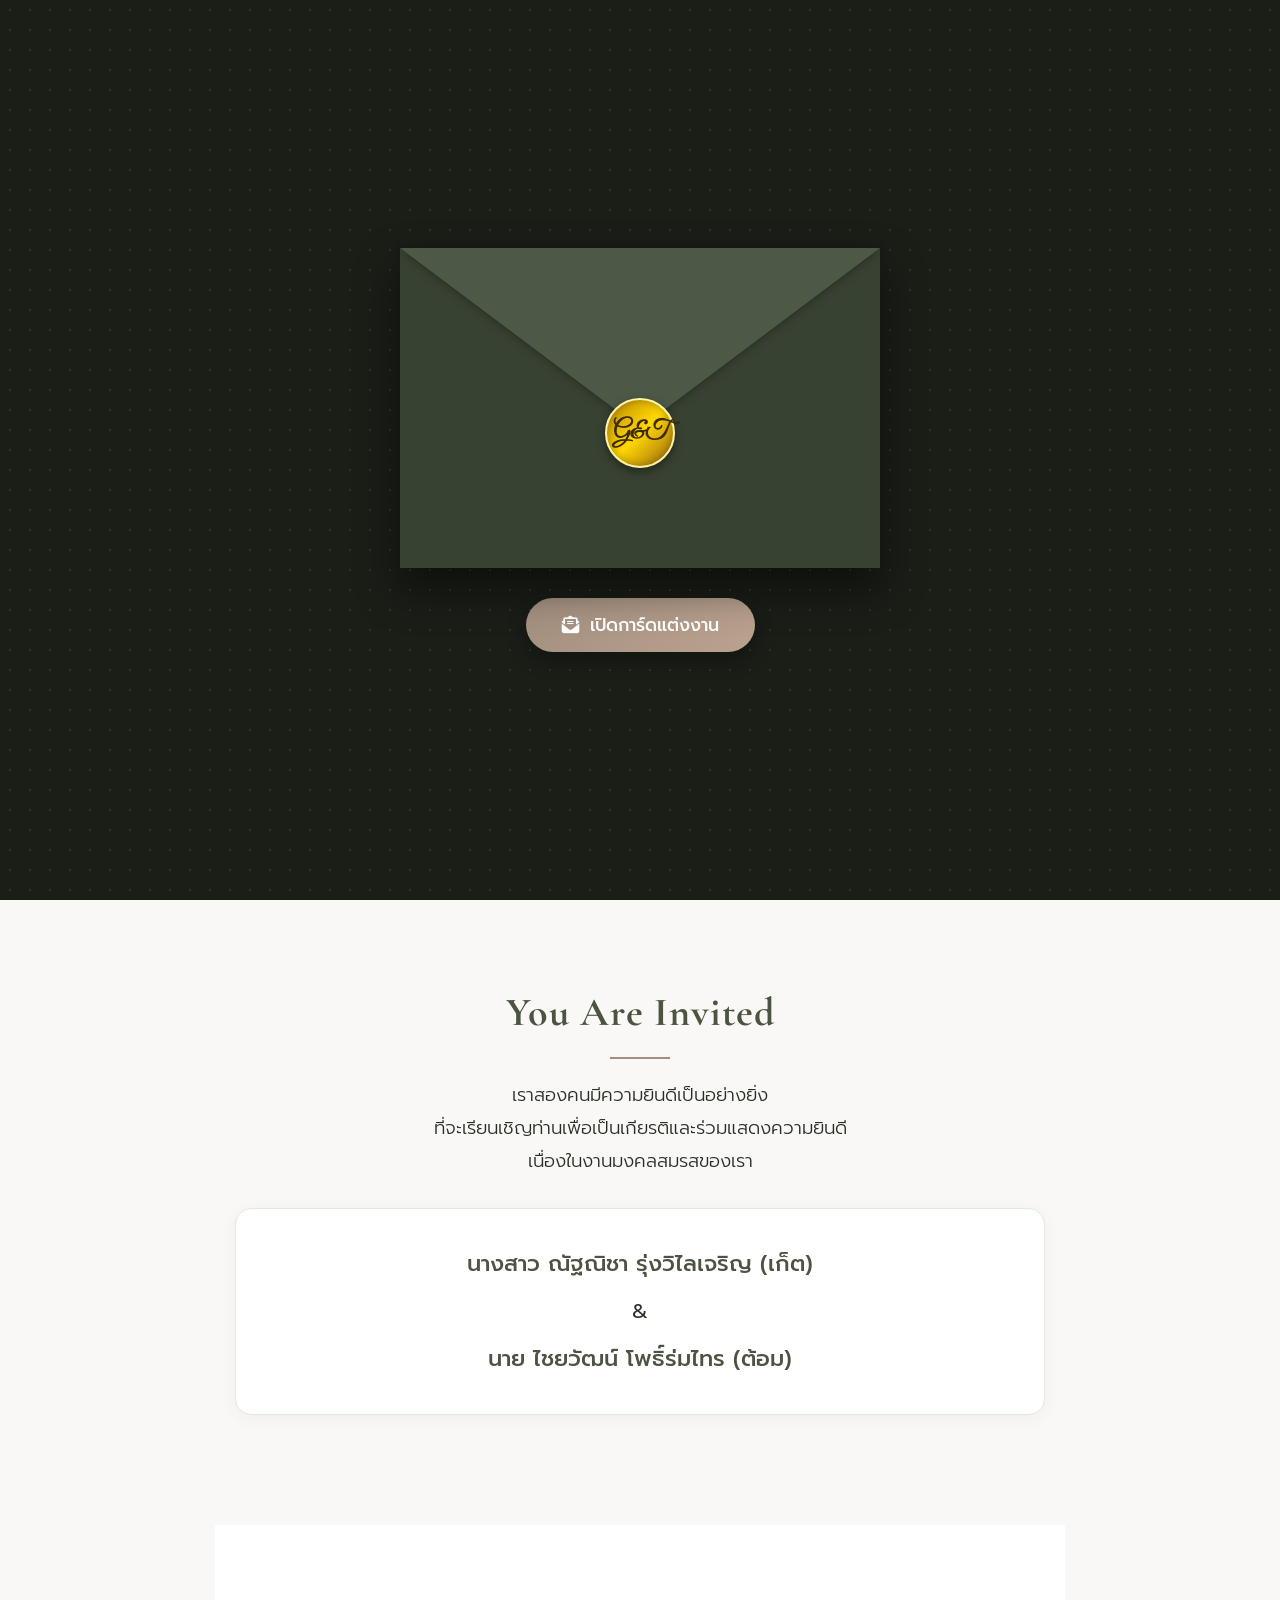
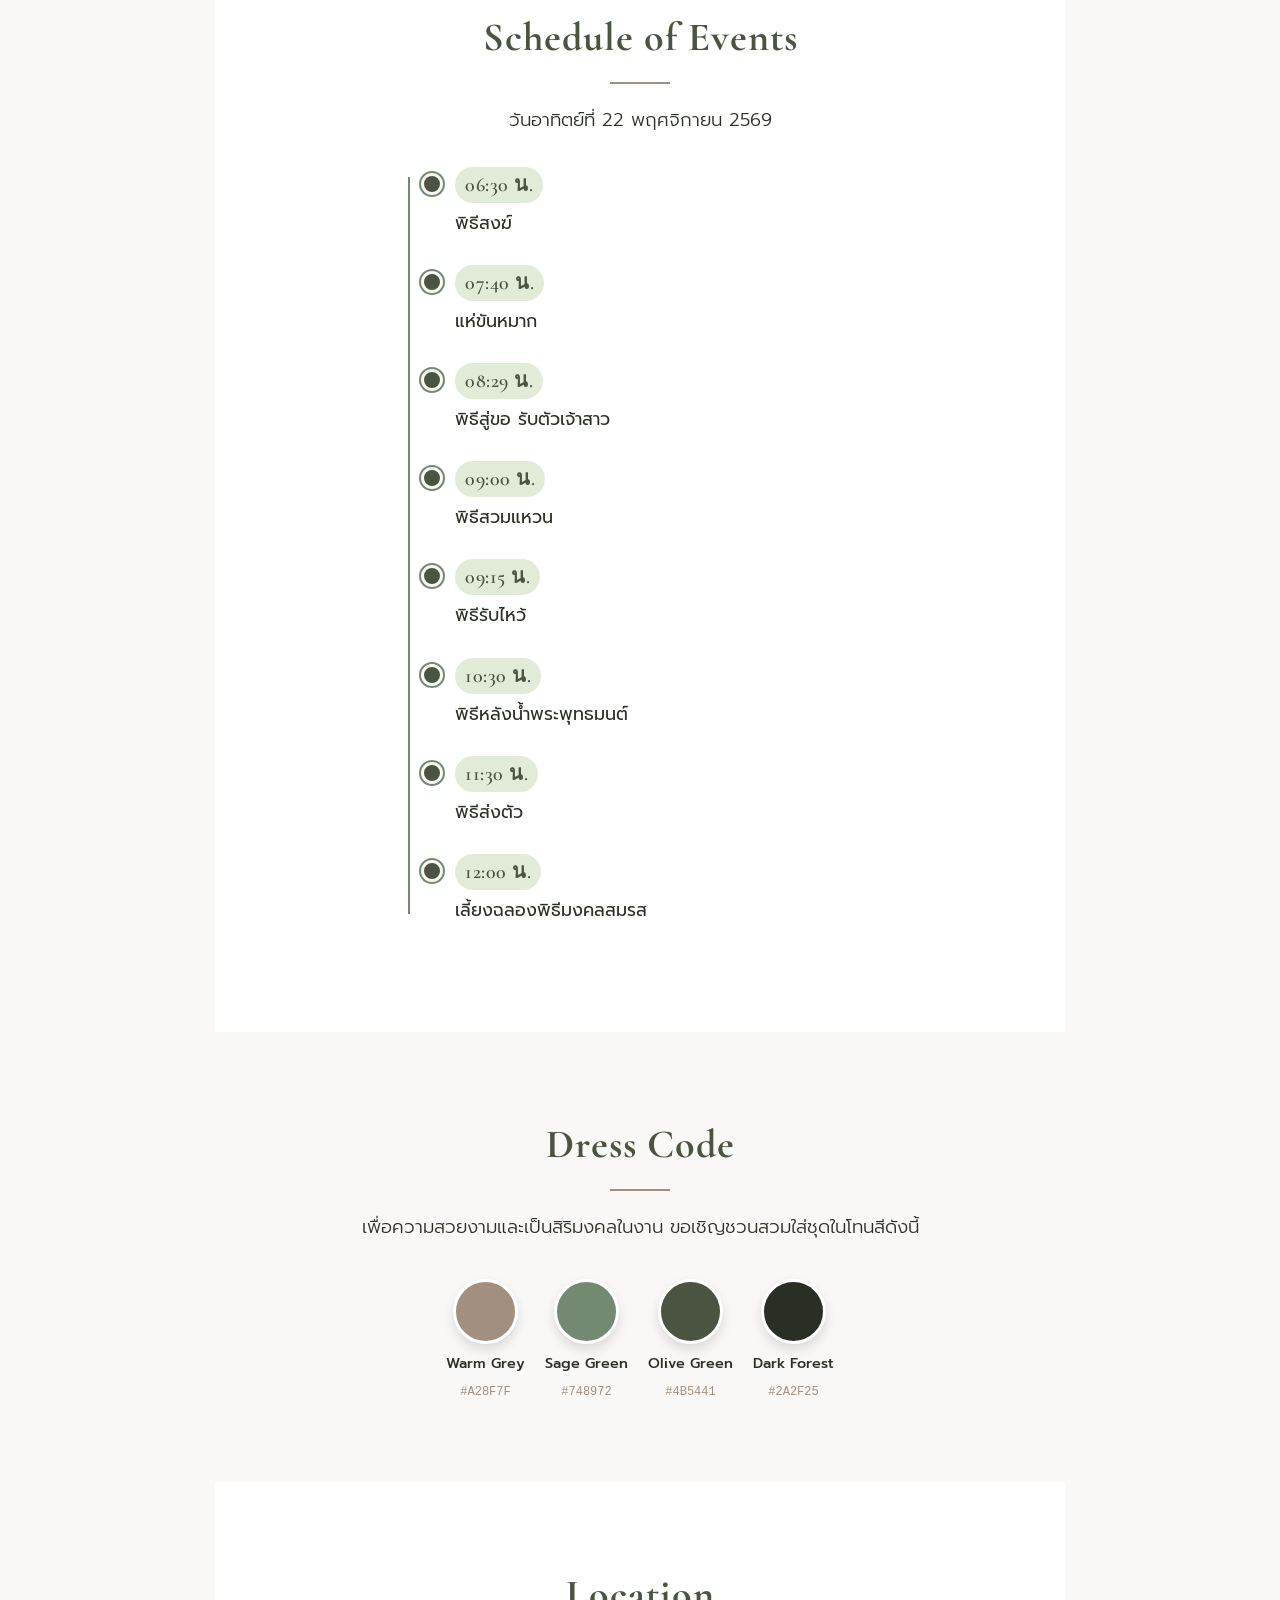
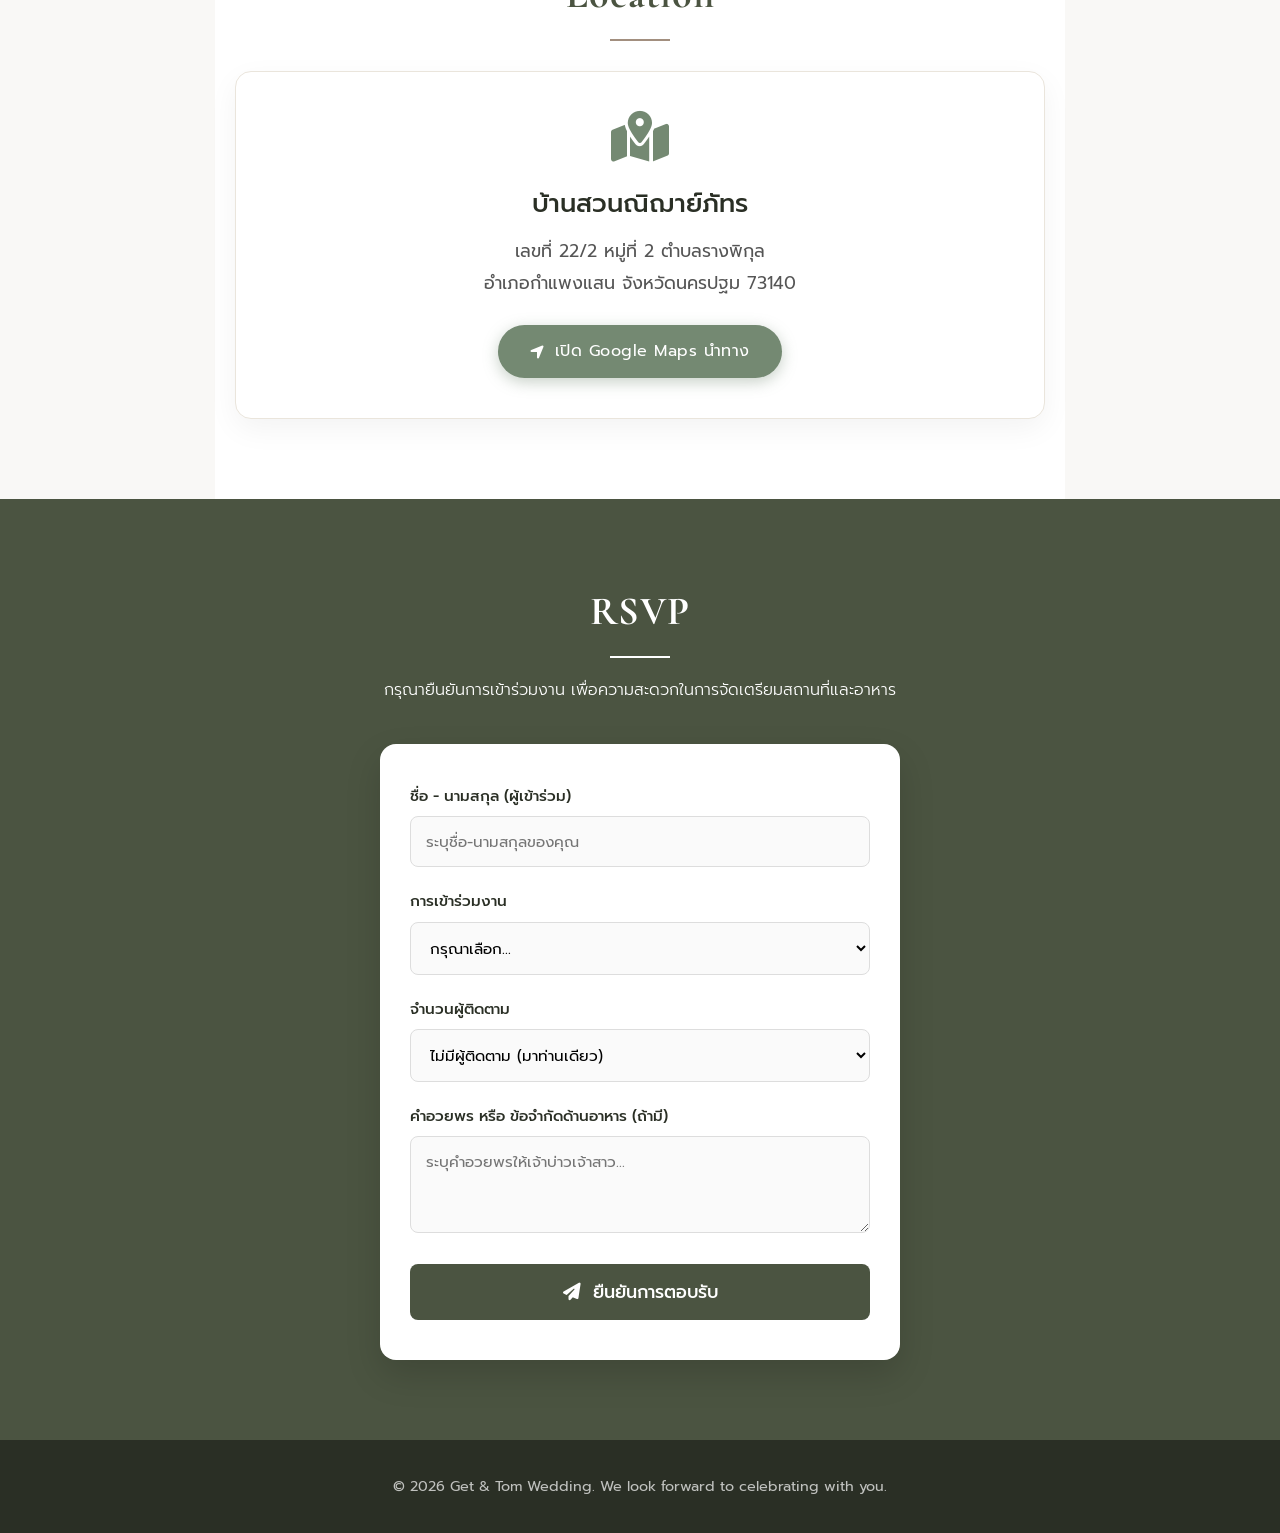
<file: index.html.html>
<!DOCTYPE html>
<html lang="th">
<head>
    <meta charset="UTF-8">
    <meta name="viewport" content="width=device-width, initial-scale=1.0">
    <title>Wedding Invitation | Get & Tom</title>
    
    <!-- Google Fonts -->
    <link rel="preconnect" href="https://fonts.googleapis.com">
    <link rel="preconnect" href="https://fonts.gstatic.com" crossorigin>
    <link href="https://fonts.googleapis.com/css2?family=Cormorant+Garamond:ital,wght@0,400;0,600;1,400&family=Prompt:ital,wght@0,300;0,400;0,500;0,600;1,300&family=Great+Vibes&family=Cinzel:wght@500;600&display=swap" rel="stylesheet">
    
    <!-- FontAwesome Icons -->
    <link rel="stylesheet" href="https://cdnjs.cloudflare.com/ajax/libs/font-awesome/6.4.0/css/all.min.css">

    <style>
        :root {
            --color-beige: #A28F7F;
            --color-sage: #748972;
            --color-olive: #4B5441;
            --color-dark: #2A2F25;
            --color-bg: #F9F8F6;
            --color-gold: #D4AF37;
            --color-envelope: #384233;
            --color-envelope-dark: #272f23;
            --color-envelope-light: #4c5946;
            
            --font-th: 'Prompt', sans-serif;
            --font-en: 'Cormorant Garamond', serif;
            --font-script: 'Great Vibes', cursive;
            --font-serif-header: 'Cinzel', serif;
        }

        * {
            margin: 0;
            padding: 0;
            box-sizing: border-box;
        }

        body {
            font-family: var(--font-th);
            background-color: var(--color-bg);
            color: var(--color-dark);
            line-height: 1.6;
            overflow-x: hidden;
            position: relative;
        }

        body.locked {
            overflow: hidden;
        }

        /* Envelope Overlay & Animation */
        .envelope-overlay {
            position: fixed;
            top: 0;
            left: 0;
            width: 100vw;
            height: 100vh;
            background-color: #1a1e17;
            background-image: radial-gradient(#2c3427 1px, transparent 1px);
            background-size: 20px 20px;
            z-index: 9999;
            display: flex;
            flex-direction: column;
            align-items: center;
            justify-content: center;
            transition: opacity 1.2s cubic-bezier(0.4, 0, 0.2, 1), visibility 1.2s;
            padding: 20px;
        }

        .envelope-overlay.opened {
            opacity: 0;
            visibility: hidden;
            pointer-events: none;
        }

        .envelope-container {
            position: relative;
            width: 340px;
            height: 240px;
            perspective: 1000px;
            cursor: pointer;
            margin-bottom: 30px;
        }

        @media (min-width: 600px) {
            .envelope-container {
                width: 480px;
                height: 320px;
            }
        }

        .envelope-wrapper {
            position: relative;
            width: 100%;
            height: 100%;
            background-color: var(--color-envelope-dark);
            border-radius: 8px;
            box-shadow: 0 20px 40px rgba(0,0,0,0.5);
            overflow: visible;
        }

        /* Envelope Flap (Top triangle) */
        .envelope-flap {
            position: absolute;
            top: 0;
            left: 0;
            width: 0;
            height: 0;
            border-left: 170px solid transparent;
            border-right: 170px solid transparent;
            border-top: 130px solid var(--color-envelope-light);
            transform-origin: top center;
            transition: transform 0.8s ease-in-out;
            z-index: 5;
            filter: drop-shadow(0 2px 4px rgba(0,0,0,0.3));
        }

        @media (min-width: 600px) {
            .envelope-flap {
                border-left-width: 240px;
                border-right-width: 240px;
                border-top-width: 180px;
            }
        }

        /* Wax Seal */
        .wax-seal {
            position: absolute;
            top: 110px;
            left: 50%;
            transform: translateX(-50%);
            width: 60px;
            height: 60px;
            background: linear-gradient(135deg, #b8860b, #ffd700, #996515);
            border-radius: 50%;
            z-index: 6;
            display: flex;
            align-items: center;
            justify-content: center;
            box-shadow: 0 4px 10px rgba(0,0,0,0.4), inset 0 0 8px rgba(0,0,0,0.3);
            border: 2px solid #fff3a8;
            transition: transform 0.6s ease, opacity 0.6s ease;
        }

        @media (min-width: 600px) {
            .wax-seal {
                top: 150px;
                width: 70px;
                height: 70px;
            }
        }

        .wax-seal span {
            font-family: var(--font-script);
            color: #3d2a00;
            font-size: 1.5rem;
            font-weight: bold;
        }

        /* Inner Letter Card */
        .envelope-card {
            position: absolute;
            bottom: 10px;
            left: 5%;
            width: 90%;
            height: 85%;
            background: #fdfbf7;
            border-radius: 6px;
            z-index: 2;
            padding: 20px;
            text-align: center;
            box-shadow: 0 -2px 10px rgba(0,0,0,0.1);
            transition: transform 0.8s ease-in-out 0.4s, opacity 0.8s ease-in-out 0.4s;
            border: 1px solid #eae2d6;
            display: flex;
            flex-direction: column;
            justify-content: center;
            align-items: center;
        }

        .envelope-card h4 {
            font-family: var(--font-en);
            font-size: 1.1rem;
            color: var(--color-olive);
            letter-spacing: 2px;
            text-transform: uppercase;
        }

        .envelope-card h3 {
            font-family: var(--font-script);
            font-size: 2.2rem;
            color: var(--color-dark);
            margin: 5px 0;
        }

        .envelope-card p {
            font-size: 0.85rem;
            color: var(--color-beige);
        }

        /* Envelope Pockets (Left, Right, Bottom) */
        .envelope-pocket {
            position: absolute;
            bottom: 0;
            left: 0;
            width: 100%;
            height: 100%;
            z-index: 4;
            pointer-events: none;
        }

        .envelope-pocket::before {
            content: '';
            position: absolute;
            bottom: 0;
            left: 0;
            width: 0;
            height: 0;
            border-left: 170px solid var(--color-envelope);
            border-top: 120px solid transparent;
            border-bottom: 120px solid var(--color-envelope);
        }

        .envelope-pocket::after {
            content: '';
            position: absolute;
            bottom: 0;
            right: 0;
            width: 0;
            height: 0;
            border-right: 170px solid var(--color-envelope);
            border-top: 120px solid transparent;
            border-bottom: 120px solid var(--color-envelope);
        }

        @media (min-width: 600px) {
            .envelope-pocket::before {
                border-left-width: 240px;
                border-top-width: 160px;
                border-bottom-width: 160px;
            }
            .envelope-pocket::after {
                border-right-width: 240px;
                border-top-width: 160px;
                border-bottom-width: 160px;
            }
        }

        /* OPENING ANIMATION CLASSES */
        .envelope-container.open .envelope-flap {
            transform: rotateX(-180deg);
            z-index: 1;
        }

        .envelope-container.open .wax-seal {
            opacity: 0;
            transform: translateX(-50%) scale(0.5);
        }

        .envelope-container.open .envelope-card {
            transform: translateY(-120px) scale(1.05);
            z-index: 6;
        }

        @media (min-width: 600px) {
            .envelope-container.open .envelope-card {
                transform: translateY(-160px) scale(1.05);
            }
        }

        /* Open Card Button */
        .open-btn {
            padding: 14px 36px;
            background: linear-gradient(135deg, var(--color-beige), #bca28f);
            color: white;
            border: none;
            border-radius: 30px;
            font-size: 1.1rem;
            font-family: var(--font-th);
            font-weight: 500;
            cursor: pointer;
            box-shadow: 0 8px 20px rgba(0,0,0,0.3);
            transition: all 0.3s ease;
            display: flex;
            align-items: center;
            gap: 10px;
            animation: pulse-glow 2s infinite;
        }

        .open-btn:hover {
            transform: translateY(-2px);
            box-shadow: 0 12px 25px rgba(0,0,0,0.4);
            background: linear-gradient(135deg, var(--color-olive), var(--color-sage));
        }

        @keyframes pulse-glow {
            0% { box-shadow: 0 0 0 0 rgba(162, 143, 127, 0.6); }
            70% { box-shadow: 0 0 0 15px rgba(162, 143, 127, 0); }
            100% { box-shadow: 0 0 0 0 rgba(162, 143, 127, 0); }
        }

        /* Floating Music Button */
        .music-btn {
            position: fixed;
            bottom: 25px;
            right: 25px;
            width: 50px;
            height: 50px;
            background-color: var(--color-olive);
            color: white;
            border-radius: 50%;
            display: flex;
            align-items: center;
            justify-content: center;
            font-size: 1.2rem;
            box-shadow: 0 4px 15px rgba(0,0,0,0.25);
            cursor: pointer;
            z-index: 900;
            border: 2px solid rgba(255,255,255,0.4);
            transition: transform 0.3s ease;
        }

        .music-btn.playing {
            animation: spin 4s linear infinite;
        }

        @keyframes spin {
            100% { transform: rotate(360deg); }
        }

        /* Hidden YouTube player frame */
        #youtube-audio-container {
            position: absolute;
            width: 1px;
            height: 1px;
            opacity: 0;
            pointer-events: none;
            overflow: hidden;
            top: -9999px;
            left: -9999px;
        }

        /* Hero Section */
        .hero {
            position: relative;
            height: 100vh;
            min-height: 650px;
            display: flex;
            align-items: center;
            justify-content: center;
            text-align: center;
            background: linear-gradient(rgba(42, 47, 37, 0.55), rgba(42, 47, 37, 0.7)), url('https://images.unsplash.com/photo-1519741497674-611481863552?ixlib=rb-4.0.3&auto=format&fit=crop&w=2000&q=80') center/cover no-repeat;
            color: white;
            padding: 20px;
        }

        .hero-content {
            z-index: 2;
            animation: fadeIn 2s ease-out;
            max-width: 750px;
        }

        .save-the-date {
            font-family: var(--font-serif-header);
            font-size: 1.1rem;
            letter-spacing: 5px;
            text-transform: uppercase;
            margin-bottom: 15px;
            color: #f1e9db;
        }

        .names {
            font-family: var(--font-script);
            font-size: 4.8rem;
            margin: 15px 0;
            text-shadow: 2px 3px 6px rgba(0,0,0,0.4);
            line-height: 1.1;
        }

        .wedding-date {
            font-size: 1.35rem;
            letter-spacing: 2px;
            margin-bottom: 35px;
            font-family: var(--font-th);
            font-weight: 300;
        }

        /* Countdown */
        .countdown-container {
            display: flex;
            justify-content: center;
            gap: 15px;
            margin-top: 30px;
        }

        .time-box {
            background: rgba(255, 255, 255, 0.18);
            backdrop-filter: blur(8px);
            -webkit-backdrop-filter: blur(8px);
            padding: 12px 16px;
            border-radius: 12px;
            min-width: 75px;
            border: 1px solid rgba(255,255,255,0.3);
            box-shadow: 0 8px 16px rgba(0,0,0,0.15);
        }

        .time-box span {
            display: block;
            font-size: 2rem;
            font-family: var(--font-en);
            font-weight: 600;
            line-height: 1.1;
        }

        .time-box small {
            font-size: 0.75rem;
            text-transform: uppercase;
            letter-spacing: 1.5px;
            font-weight: 300;
        }

        /* Section Global */
        .section {
            padding: 80px 20px;
            max-width: 850px;
            margin: 0 auto;
            text-align: center;
        }

        .section-title {
            font-family: var(--font-en);
            font-size: 2.5rem;
            color: var(--color-olive);
            margin-bottom: 20px;
            position: relative;
            padding-bottom: 15px;
            letter-spacing: 1px;
        }

        .section-title::after {
            content: '';
            position: absolute;
            bottom: 0;
            left: 50%;
            transform: translateX(-50%);
            width: 60px;
            height: 2px;
            background-color: var(--color-beige);
        }

        /* Formal Invitation */
        .invitation-text {
            font-size: 1.15rem;
            margin-bottom: 25px;
            color: var(--color-dark);
            font-weight: 300;
            line-height: 1.8;
        }

        .couple-names-formal {
            font-size: 1.3rem;
            margin: 30px 0;
            line-height: 2.2;
            background-color: #fff;
            padding: 30px;
            border-radius: 16px;
            box-shadow: 0 4px 20px rgba(0,0,0,0.04);
            border: 1px solid #eae5dc;
        }
        
        .couple-names-formal strong {
            color: var(--color-olive);
            font-weight: 500;
            font-size: 1.4rem;
        }

        /* Timeline (Schedule) */
        .timeline {
            margin-top: 40px;
            text-align: left;
            position: relative;
            padding-left: 20px;
        }

        .timeline::before {
            content: '';
            position: absolute;
            left: 8px;
            top: 10px;
            bottom: 10px;
            width: 2px;
            background-color: var(--color-sage);
        }

        .timeline-item {
            margin-bottom: 28px;
            position: relative;
            padding-left: 35px;
            display: flex;
            align-items: flex-start;
            flex-direction: column;
        }

        .timeline-item::before {
            content: '';
            position: absolute;
            left: 1px;
            top: 6px;
            width: 16px;
            height: 16px;
            border-radius: 50%;
            background-color: var(--color-olive);
            border: 3px solid var(--color-bg);
            box-shadow: 0 0 0 2px var(--color-sage);
        }

        .timeline-time {
            font-family: var(--font-en);
            font-size: 1.25rem;
            color: var(--color-olive);
            font-weight: 600;
            letter-spacing: 0.5px;
            display: inline-block;
            background-color: #e2ebd8;
            padding: 2px 10px;
            border-radius: 20px;
        }

        .timeline-desc {
            font-size: 1.1rem;
            margin-top: 6px;
            color: var(--color-dark);
            font-weight: 400;
        }

        /* Dress Code */
        .dress-code-colors {
            display: flex;
            justify-content: center;
            gap: 20px;
            margin-top: 35px;
            flex-wrap: wrap;
        }

        .color-card {
            display: flex;
            flex-direction: column;
            align-items: center;
            gap: 8px;
        }

        .color-circle {
            width: 65px;
            height: 65px;
            border-radius: 50%;
            box-shadow: 0 6px 12px rgba(0,0,0,0.12);
            border: 3px solid white;
            transition: transform 0.3s;
        }

        .color-circle:hover {
            transform: scale(1.08);
        }

        .color-name {
            font-size: 0.9rem;
            color: var(--color-dark);
            font-weight: 500;
        }

        .color-code {
            font-size: 0.75rem;
            color: var(--color-beige);
            font-family: monospace;
        }

        /* Location Box */
        .location-box {
            background-color: white;
            padding: 40px 25px;
            border-radius: 16px;
            box-shadow: 0 10px 30px rgba(0,0,0,0.05);
            margin-top: 30px;
            border: 1px solid #eae5dc;
        }

        .map-btn {
            display: inline-flex;
            align-items: center;
            gap: 10px;
            margin-top: 25px;
            padding: 14px 32px;
            background-color: var(--color-sage);
            color: white;
            text-decoration: none;
            border-radius: 30px;
            transition: all 0.3s;
            font-weight: 400;
            letter-spacing: 0.5px;
            box-shadow: 0 4px 15px rgba(116, 137, 114, 0.4);
        }

        .map-btn:hover {
            background-color: var(--color-olive);
            transform: translateY(-2px);
            box-shadow: 0 6px 20px rgba(75, 84, 65, 0.4);
        }

        /* RSVP Section */
        .rsvp-section {
            background-color: var(--color-olive);
            color: white;
            padding: 80px 20px;
        }

        .rsvp-section .section-title {
            color: white;
        }

        .rsvp-section .section-title::after {
            background-color: white;
        }

        form {
            max-width: 520px;
            margin: 40px auto 0;
            background: white;
            padding: 40px 30px;
            border-radius: 16px;
            color: var(--color-dark);
            box-shadow: 0 15px 35px rgba(0,0,0,0.15);
        }

        .form-group {
            margin-bottom: 22px;
            text-align: left;
        }

        label {
            display: block;
            margin-bottom: 8px;
            font-weight: 500;
            font-size: 0.95rem;
        }

        input[type="text"],
        select,
        textarea {
            width: 100%;
            padding: 13px 15px;
            border: 1px solid #ddd;
            border-radius: 8px;
            font-family: var(--font-th);
            font-size: 0.95rem;
            transition: border-color 0.3s;
            background-color: #fafafa;
        }

        input[type="text"]:focus,
        select:focus,
        textarea:focus {
            outline: none;
            border-color: var(--color-sage);
            background-color: white;
        }
        
        textarea {
            resize: vertical;
        }

        button.submit-btn {
            width: 100%;
            padding: 15px;
            background-color: var(--color-olive);
            color: white;
            border: none;
            border-radius: 8px;
            font-size: 1.1rem;
            cursor: pointer;
            transition: background-color 0.3s, transform 0.2s;
            font-family: var(--font-th);
            font-weight: 500;
        }

        button.submit-btn:hover {
            background-color: var(--color-dark);
            transform: translateY(-1px);
        }

        /* Custom Modal Box for RSVP Feedback */
        .custom-modal {
            position: fixed;
            top: 0;
            left: 0;
            width: 100vw;
            height: 100vh;
            background: rgba(0,0,0,0.6);
            backdrop-filter: blur(4px);
            z-index: 10000;
            display: flex;
            align-items: center;
            justify-content: center;
            opacity: 0;
            visibility: hidden;
            transition: all 0.3s ease;
            padding: 20px;
        }

        .custom-modal.active {
            opacity: 1;
            visibility: visible;
        }

        .modal-content {
            background: white;
            padding: 35px 25px;
            border-radius: 16px;
            max-width: 420px;
            width: 100%;
            text-align: center;
            box-shadow: 0 20px 40px rgba(0,0,0,0.2);
            transform: scale(0.9);
            transition: transform 0.3s ease;
        }

        .custom-modal.active .modal-content {
            transform: scale(1);
        }

        .modal-icon {
            font-size: 3.5rem;
            color: var(--color-sage);
            margin-bottom: 15px;
        }

        .modal-title {
            font-size: 1.4rem;
            color: var(--color-dark);
            margin-bottom: 10px;
        }

        .modal-desc {
            font-size: 1rem;
            color: #666;
            margin-bottom: 25px;
        }

        .modal-close-btn {
            padding: 10px 28px;
            background-color: var(--color-olive);
            color: white;
            border: none;
            border-radius: 25px;
            font-family: var(--font-th);
            cursor: pointer;
            font-size: 1rem;
        }

        footer {
            background-color: var(--color-dark);
            color: rgba(255,255,255,0.7);
            text-align: center;
            padding: 35px 20px;
            font-size: 0.9rem;
        }

        /* Animations */
        @keyframes fadeIn {
            from { opacity: 0; transform: translateY(20px); }
            to { opacity: 1; transform: translateY(0); }
        }

        /* Mobile Responsiveness */
        @media (max-width: 768px) {
            .hero { padding: 15px; }
            .names { font-size: 3.2rem; }
            .wedding-date { font-size: 1.15rem; margin-bottom: 20px; }
            .countdown-container { gap: 8px; flex-wrap: wrap; justify-content: center; }
            .time-box { min-width: 65px; padding: 10px 6px; }
            .time-box span { font-size: 1.5rem; }
            
            .section { padding: 55px 18px; }
            .section-title { font-size: 2rem; }
            
            .invitation-text { font-size: 1.05rem; }
            .couple-names-formal { font-size: 1.15rem; padding: 20px 15px; }
            
            .dress-code-colors { gap: 15px; }
            .color-circle { width: 52px; height: 52px; }
            
            .location-box { padding: 25px 15px; }
            
            form { padding: 25px 18px; margin-top: 20px; }
            .music-btn { bottom: 18px; right: 18px; width: 44px; height: 44px; font-size: 1rem; }
        }
    </style>
</head>
<body class="locked">

    <!-- Green Envelope Cover Overlay -->
    <div class="envelope-overlay" id="envelope-overlay">
        <div class="envelope-container" id="envelope-container" onclick="openInvitationCard()">
            <div class="envelope-wrapper">
                <div class="envelope-flap"></div>
                <div class="wax-seal">
                    <span>G&T</span>
                </div>
                <div class="envelope-card">
                    <h4>WEDDING INVITATION</h4>
                    <h3>Get & Tom</h3>
                    <p>22.11.2026</p>
                </div>
                <div class="envelope-pocket"></div>
            </div>
        </div>

        <button class="open-btn" onclick="openInvitationCard()">
            <i class="fa-solid fa-envelope-open-text"></i>
            เปิดการ์ดแต่งงาน
        </button>
    </div>

    <!-- Floating Background Music Control Button -->
    <div class="music-btn" id="music-toggle-btn" onclick="toggleAudio()" title="เปิด/ปิดเพลงบรรยากาศ">
        <i class="fa-solid fa-music" id="music-icon"></i>
    </div>

    <!-- Hidden YouTube Audio Player Container -->
    <div id="youtube-audio-container">
        <div id="youtube-player"></div>
    </div>

    <!-- Hero Section -->
    <section class="hero">
        <div class="hero-content">
            <div class="save-the-date">Save The Date</div>
            <div class="names">Get & Tom</div>
            <div class="wedding-date">วันอาทิตย์ที่ 22 พฤศจิกายน 2569</div>
            
            <div class="countdown-container">
                <div class="time-box">
                    <span id="days">00</span>
                    <small>Days</small>
                </div>
                <div class="time-box">
                    <span id="hours">00</span>
                    <small>Hours</small>
                </div>
                <div class="time-box">
                    <span id="minutes">00</span>
                    <small>Minutes</small>
                </div>
                <div class="time-box">
                    <span id="seconds">00</span>
                    <small>Seconds</small>
                </div>
            </div>
        </div>
    </section>

    <!-- Invitation Details -->
    <section class="section" id="invitation">
        <h2 class="section-title">You Are Invited</h2>
        <p class="invitation-text">
            เราสองคนมีความยินดีเป็นอย่างยิ่ง<br>
            ที่จะเรียนเชิญท่านเพื่อเป็นเกียรติและร่วมแสดงความยินดี<br>
            เนื่องในงานมงคลสมรสของเรา
        </p>
        
        <div class="couple-names-formal">
            <strong>นางสาว ณัฐณิชา รุ่งวิไลเจริญ (เก็ต)</strong><br>
            &<br>
            <strong>นาย ไชยวัฒน์ โพธิ์ร่มไทร (ต้อม)</strong>
        </div>
    </section>

    <!-- Timeline (Schedule) -->
    <section class="section" style="background-color: white;">
        <h2 class="section-title">Schedule of Events</h2>
        <p class="invitation-text" style="margin-bottom: 10px;">วันอาทิตย์ที่ 22 พฤศจิกายน 2569</p>
        
        <div class="timeline" style="max-width: 480px; margin: 30px auto 0;">
            <div class="timeline-item">
                <div class="timeline-time">06:30 น.</div>
                <div class="timeline-desc">พิธีสงฆ์</div>
            </div>
            <div class="timeline-item">
                <div class="timeline-time">07:40 น.</div>
                <div class="timeline-desc">แห่ขันหมาก</div>
            </div>
            <div class="timeline-item">
                <div class="timeline-time">08:29 น.</div>
                <div class="timeline-desc">พิธีสู่ขอ รับตัวเจ้าสาว</div>
            </div>
            <div class="timeline-item">
                <div class="timeline-time">09:00 น.</div>
                <div class="timeline-desc">พิธีสวมแหวน</div>
            </div>
            <div class="timeline-item">
                <div class="timeline-time">09:15 น.</div>
                <div class="timeline-desc">พิธีรับไหว้</div>
            </div>
            <div class="timeline-item">
                <div class="timeline-time">10:30 น.</div>
                <div class="timeline-desc">พิธีหลังน้ำพระพุทธมนต์</div>
            </div>
            <div class="timeline-item">
                <div class="timeline-time">11:30 น.</div>
                <div class="timeline-desc">พิธีส่งตัว</div>
            </div>
            <div class="timeline-item">
                <div class="timeline-time">12:00 น.</div>
                <div class="timeline-desc">เลี้ยงฉลองพิธีมงคลสมรส</div>
            </div>
        </div>
    </section>

    <!-- Dress Code -->
    <section class="section">
        <h2 class="section-title">Dress Code</h2>
        <p class="invitation-text">
            เพื่อความสวยงามและเป็นสิริมงคลในงาน ขอเชิญชวนสวมใส่ชุดในโทนสีดังนี้
        </p>
        <div class="dress-code-colors">
            <div class="color-card">
                <div class="color-circle" style="background-color: #A28F7F;"></div>
                <div class="color-name">Warm Grey</div>
                <div class="color-code">#A28F7F</div>
            </div>
            <div class="color-card">
                <div class="color-circle" style="background-color: #748972;"></div>
                <div class="color-name">Sage Green</div>
                <div class="color-code">#748972</div>
            </div>
            <div class="color-card">
                <div class="color-circle" style="background-color: #4B5441;"></div>
                <div class="color-name">Olive Green</div>
                <div class="color-code">#4B5441</div>
            </div>
            <div class="color-card">
                <div class="color-circle" style="background-color: #2A2F25;"></div>
                <div class="color-name">Dark Forest</div>
                <div class="color-code">#2A2F25</div>
            </div>
        </div>
    </section>

    <!-- Location Section -->
    <section class="section" style="background-color: white;">
        <h2 class="section-title">Location</h2>
        <div class="location-box">
            <i class="fa-solid fa-map-location-dot" style="font-size: 3.2rem; color: var(--color-sage); margin-bottom: 20px;"></i>
            <h3 style="font-family: var(--font-th); font-size: 1.6rem; color: var(--color-dark); margin-bottom: 12px; font-weight: 500;">บ้านสวนณิฌาย์ภัทร</h3>
            <p style="font-size: 1.1rem; line-height: 1.8; color: #555;">
                เลขที่ 22/2 หมู่ที่ 2 ตำบลรางพิกุล<br>
                อำเภอกำแพงแสน จังหวัดนครปฐม 73140
            </p>
            <a href="https://www.google.com/maps/search/?api=1&query=บ้านสวนณิฌาย์ภัทร+รางพิกุล+กำแพงแสน+นครปฐม" target="_blank" class="map-btn">
                <i class="fa-solid fa-location-arrow"></i> เปิด Google Maps นำทาง
            </a>
        </div>
    </section>

    <!-- RSVP Section -->
    <section class="rsvp-section">
        <div class="section" style="padding: 0;">
            <h2 class="section-title">RSVP</h2>
            <p style="font-weight: 300;">กรุณายืนยันการเข้าร่วมงาน เพื่อความสะดวกในการจัดเตรียมสถานที่และอาหาร</p>
            
            <form id="rsvpForm" onsubmit="handleRSVPSubmit(event)">
                <div class="form-group">
                    <label for="name">ชื่อ - นามสกุล (ผู้เข้าร่วม)</label>
                    <input type="text" id="name" placeholder="ระบุชื่อ-นามสกุลของคุณ" required>
                </div>
                
                <div class="form-group">
                    <label for="attendance">การเข้าร่วมงาน</label>
                    <select id="attendance" required>
                        <option value="" disabled selected>กรุณาเลือก...</option>
                        <option value="yes">ยินดีมาร่วมงานแน่นอน</option>
                        <option value="no">ขออภัย ไม่สามารถมาร่วมงานได้</option>
                    </select>
                </div>

                <div class="form-group">
                    <label for="guest-count">จำนวนผู้ติดตาม</label>
                    <select id="guest-count">
                        <option value="0">ไม่มีผู้ติดตาม (มาท่านเดียว)</option>
                        <option value="1">1 ท่าน</option>
                        <option value="2">2 ท่าน</option>
                        <option value="3">3 ท่านขึ้นไป</option>
                    </select>
                </div>

                <div class="form-group">
                    <label for="message">คำอวยพร หรือ ข้อจำกัดด้านอาหาร (ถ้ามี)</label>
                    <textarea id="message" rows="3" placeholder="ระบุคำอวยพรให้เจ้าบ่าวเจ้าสาว..."></textarea>
                </div>

                <button type="submit" class="submit-btn">
                    <i class="fa-solid fa-paper-plane" style="margin-right: 6px;"></i> ยืนยันการตอบรับ
                </button>
            </form>
        </div>
    </section>

    <!-- Custom Modal Popup -->
    <div class="custom-modal" id="rsvpModal">
        <div class="modal-content">
            <div class="modal-icon">
                <i class="fa-solid fa-circle-check"></i>
            </div>
            <div class="modal-title">ขอบคุณสำหรับการตอบรับ!</div>
            <div class="modal-desc" id="modalDesc">
                ข้อมูลของคุณถูกบันทึกเรียบร้อยแล้ว พวกเราตื่นเต้นและยินดีเป็นอย่างยิ่งที่จะได้พบคุณในวันงาน
            </div>
            <button class="modal-close-btn" onclick="closeModal()">ตกลง</button>
        </div>
    </div>

    <footer>
        <p>&copy; 2026 Get & Tom Wedding. We look forward to celebrating with you.</p>
    </footer>

    <!-- YouTube API Script -->
    <script src="https://www.youtube.com/iframe_api"></script>

    <script>
        let ytPlayer;
        let isAudioPlaying = false;
        let isEnvelopeOpened = false;

        // Initialize YouTube Iframe Player
        function onYouTubeIframeAPIReady() {
            ytPlayer = new YT.Player('youtube-player', {
                height: '0',
                width: '0',
                videoId: 'E31oirzTfP4',
                playerVars: {
                    'autoplay': 0,
                    'controls': 0,
                    'loop': 1,
                    'playlist': 'E31oirzTfP4',
                    'playsinline': 1
                },
                events: {
                    'onReady': onPlayerReady
                }
            });
        }

        function onPlayerReady(event) {
            // Player is ready for direct user interaction
        }

        // Open Envelope Function
        function openInvitationCard() {
            if (isEnvelopeOpened) return;
            isEnvelopeOpened = true;

            const envelopeContainer = document.getElementById('envelope-container');
            const overlay = document.getElementById('envelope-overlay');

            // Add CSS animation classes
            envelopeContainer.classList.add('open');

            // Play Music on user action
            playAudio();

            // Transition Overlay
            setTimeout(() => {
                overlay.classList.add('opened');
                document.body.classList.remove('locked');
            }, 1200);
        }

        // Music Controls
        function playAudio() {
            if (ytPlayer && ytPlayer.playVideo) {
                ytPlayer.playVideo();
                isAudioPlaying = true;
                const musicBtn = document.getElementById('music-toggle-btn');
                const musicIcon = document.getElementById('music-icon');
                if (musicBtn) musicBtn.classList.add('playing');
                if (musicIcon) musicIcon.className = 'fa-solid fa-compact-disc';
            }
        }

        function toggleAudio() {
            const musicBtn = document.getElementById('music-toggle-btn');
            const musicIcon = document.getElementById('music-icon');

            if (!ytPlayer || !ytPlayer.playVideo) return;

            if (isAudioPlaying) {
                ytPlayer.pauseVideo();
                isAudioPlaying = false;
                musicBtn.classList.remove('playing');
                musicIcon.className = 'fa-solid fa-music';
            } else {
                ytPlayer.playVideo();
                isAudioPlaying = true;
                musicBtn.classList.add('playing');
                musicIcon.className = 'fa-solid fa-compact-disc';
            }
        }

        // Countdown Timer Logic
        // Wedding Date: November 22, 2026 at 06:30 AM
        const countDownDate = new Date("Nov 22, 2026 06:30:00").getTime();

        const countdownTimer = setInterval(function() {
            const now = new Date().getTime();
            const distance = countDownDate - now;

            if (distance < 0) {
                clearInterval(countdownTimer);
                document.getElementById("days").innerText = "00";
                document.getElementById("hours").innerText = "00";
                document.getElementById("minutes").innerText = "00";
                document.getElementById("seconds").innerText = "00";
                return;
            }

            const days = Math.floor(distance / (1000 * 60 * 60 * 24));
            const hours = Math.floor((distance % (1000 * 60 * 60 * 24)) / (1000 * 60 * 60));
            const minutes = Math.floor((distance % (1000 * 60 * 60)) / (1000
</file>
